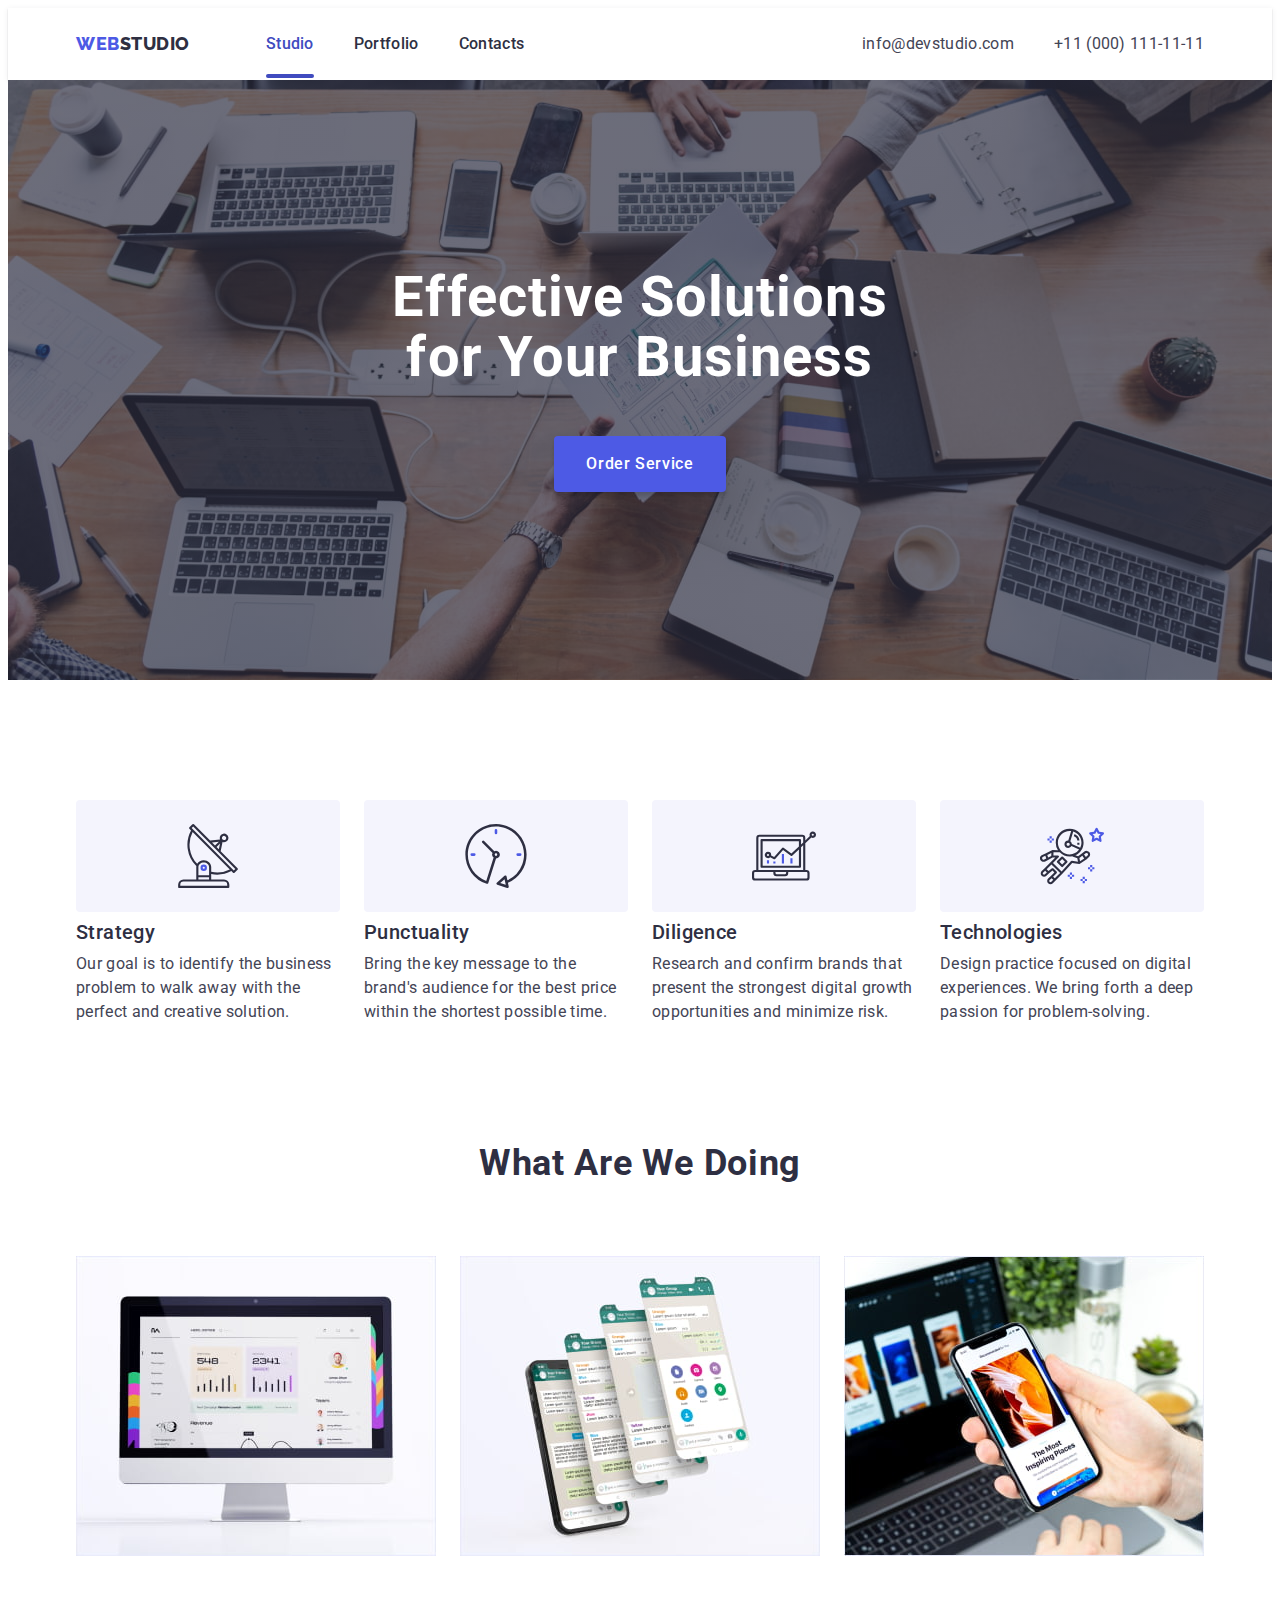
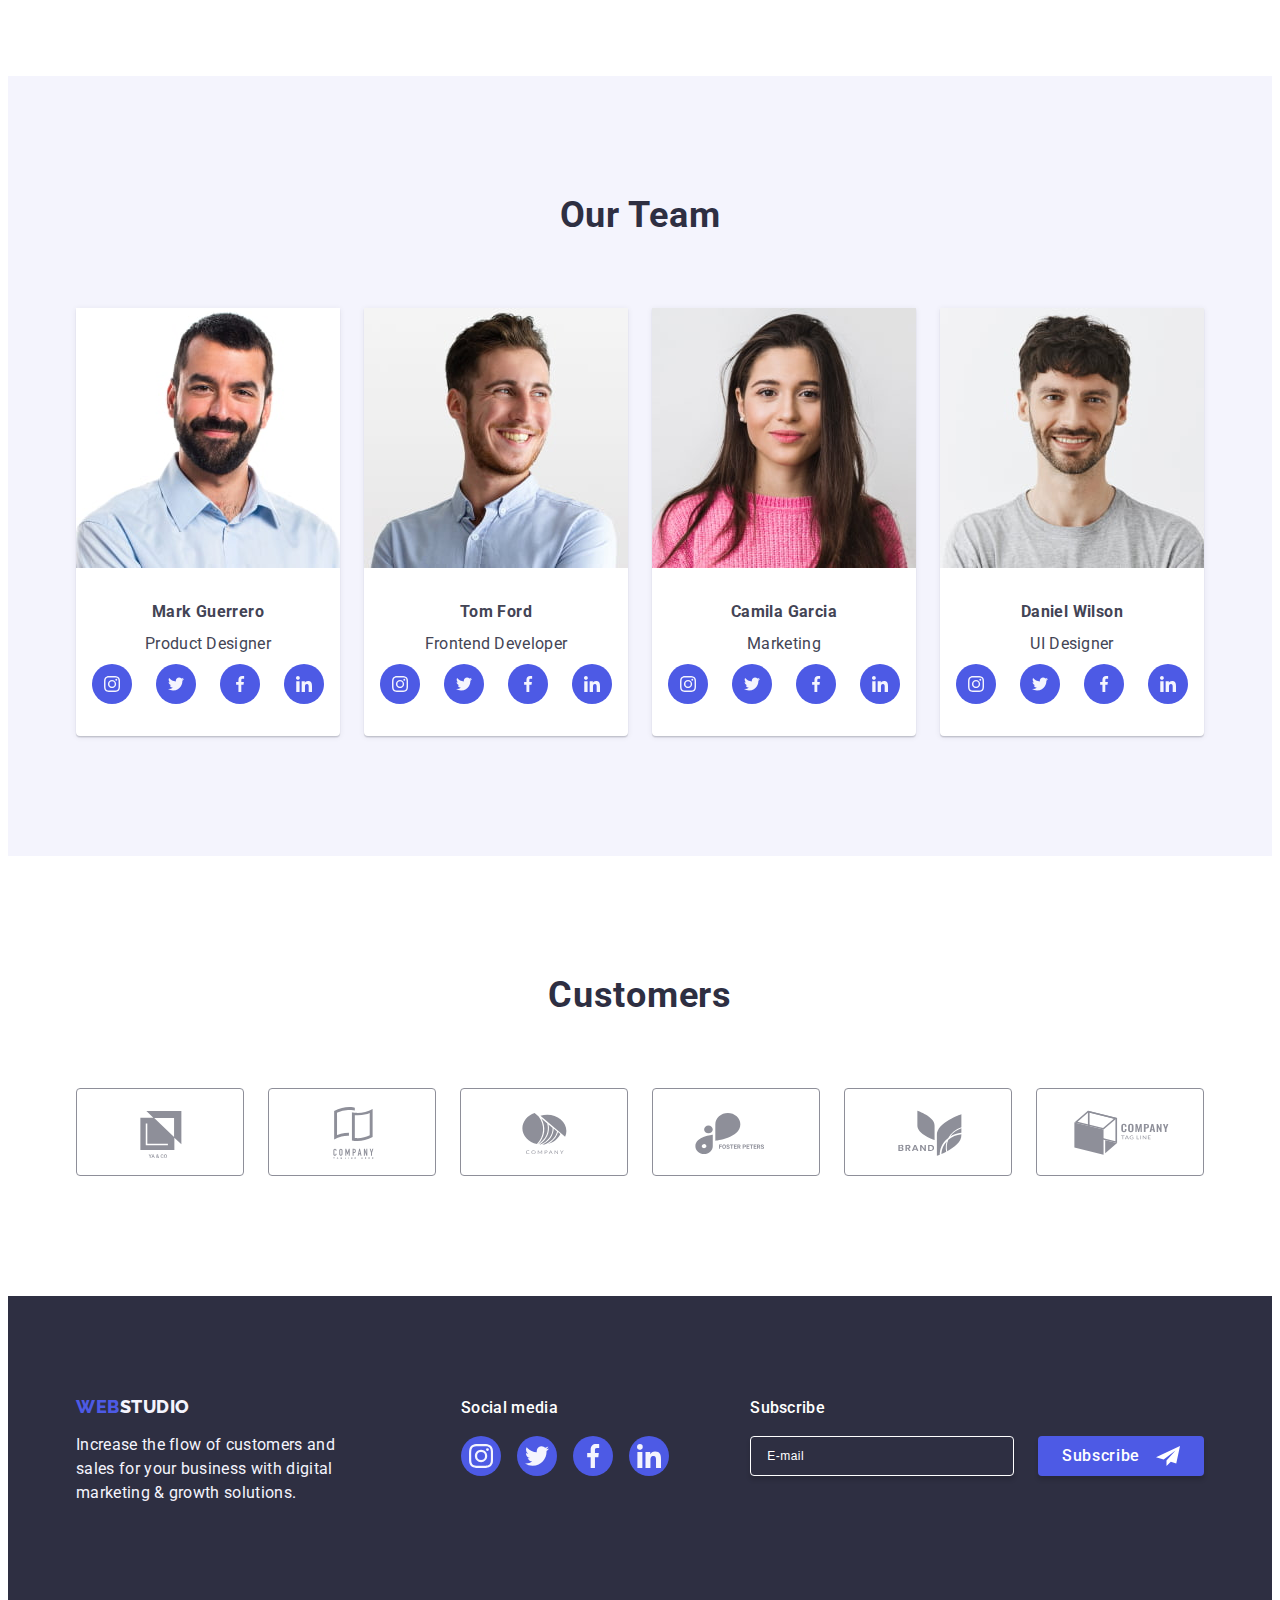
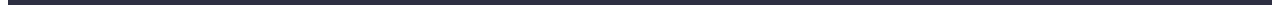
<file: index.html>
<!DOCTYPE html>
<html lang="en">
  <head>
    <meta charset="UTF-8" />
    <meta name="viewport" content="width=device-width, initial-scale=1.0" />
    <title>WebStudio</title>
    <link
      rel="stylesheet"
      href="https://cdnjs.cloudflare.com/ajax/libs/modern-normalize/2.0.0/modern-normalize.min.css"
      integrity="sha512-4xo8blKMVCiXpTaLzQSLSw3KFOVPWhm/TRtuPVc4WG6kUgjH6J03IBuG7JZPkcWMxJ5huwaBpOpnwYElP/m6wg=="
      crossorigin="anonymous"
      referrerpolicy="no-referrer"
    />
    <link rel="stylesheet" href="./css/styles.css" />
    <link rel="preconnect" href="https://fonts.googleapis.com" />
    <link rel="preconnect" href="https://fonts.gstatic.com" crossorigin />
    <link
      href="https://fonts.googleapis.com/css2?family=Raleway:wght@800&family=Roboto:wght@400;500;700;900&display=swap"
      rel="stylesheet"
    />
  </head>

  <body>
    <header class="header">
      <div class="header-container container">
        <nav class="header-nav">
          <a href="./index.html" class="logo link"
            >Web<span class="accent-dark">Studio</span></a
          >
          <ul class="nav-list list">
            <li>
              <a
                href="./index.html"
                class="nav-link current link"
                target="_self"
                >Studio</a
              >
            </li>
            <li>
              <a href="./portfolio.html" class="nav-link link" target="_self"
                >Portfolio</a
              >
            </li>
            <li>
              <a href="" class="nav-link link" target="_self">Contacts</a>
            </li>
          </ul>
        </nav>
        <address class="address">
          <ul class="address-list list">
            <li>
              <a href="mailto:info@devstudio.com" class="address-link link"
                >info@devstudio.com</a
              >
            </li>
            <li>
              <a href="tel:+110001111111" class="address-link link"
                >+11 (000) 111-11-11</a
              >
            </li>
          </ul>
        </address>
      </div>
    </header>

    <main>
      <!-- hero section-->
      <section class="section hero-sect">
        <div class="container hero-container">
          <h1 class="title">Effective Solutions for Your Business</h1>
          <button type="button" class="order-btn" data-modal-open>
            Order Service
          </button>
        </div>
      </section>

      <!-- benefits section -->
      <section class="benefits section">
        <div class="container">
          <h2 class="visually-hidden">Benefits</h2>
          <ul class="list benefits-list">
            <li class="benefits-list-item">
              <div class="icon-container">
                <svg class="benefits-icon" width="64" height="64">
                  <use href="./images/icons.svg#icon-antenna"></use>
                </svg>
              </div>
              <h3 class="third-title">Strategy</h3>
              <p class="text">
                Our goal is to identify the business problem to walk away with
                the perfect and creative solution.
              </p>
            </li>
            <li class="benefits-list-item">
              <div class="icon-container">
                <svg class="benefits-icon" width="64" height="64">
                  <use href="./images/icons.svg#icon-clock"></use>
                </svg>
              </div>
              <h3 class="third-title">Punctuality</h3>
              <p class="text">
                Bring the key message to the brand's audience for the best price
                within the shortest possible time.
              </p>
            </li>
            <li class="benefits-list-item">
              <div class="icon-container">
                <svg class="benefits-icon" width="64" height="64">
                  <use href="./images/icons.svg#icon-diagram"></use>
                </svg>
              </div>
              <h3 class="third-title">Diligence</h3>
              <p class="text">
                Research and confirm brands that present the strongest digital
                growth opportunities and minimize risk.
              </p>
            </li>
            <li class="benefits-list-item">
              <div class="icon-container">
                <svg class="benefits-icon" width="64" height="64">
                  <use href="./images/icons.svg#icon-astronaut"></use>
                </svg>
              </div>
              <h3 class="third-title">Technologies</h3>
              <p class="text">
                Design practice focused on digital experiences. We bring forth a
                deep passion for problem-solving.
              </p>
            </li>
          </ul>
        </div>
      </section>

      <!-- fitches section -->
      <section class="section fitches-section">
        <div class="container">
          <h2 class="second-title">What are we doing</h2>
          <ul class="list card-set">
            <li class="card-set-item">
              <img
                src="./images/img/img1.jpg"
                alt="Statistics"
                width="360"
                height="300"
              />
            </li>
            <li class="card-set-item">
              <img
                src="./images/img/img2.jpg"
                alt="Social Media"
                width="360"
                height="300"
              />
            </li>
            <li class="card-set-item">
              <img
                src="./images/img/img3.jpg"
                alt="Technologies"
                width="360"
                height="300"
              />
            </li>
          </ul>
        </div>
      </section>

      <!-- team section -->
      <section class="team">
        <div class="container">
          <h2 class="second-title">Our Team</h2>
          <ul class="list card-set team-list">
            <li class="team-card card-set-team">
              <img
                src="./images/img/team1.jpg"
                alt="Mark Guerrero"
                width="264"
                height="260"
              />
              <div class="card-label">
                <h3 class="team-title">Mark Guerrero</h3>
                <p class="team-text">Product Designer</p>
                <ul class="team-social-list">
                  <li class="team-social-item">
                    <a href="" class="team-social-link">
                      <svg class="social-icon" width="16" height="16">
                        <use href="./images/icons.svg#icon-instagram"></use>
                      </svg>
                    </a>
                  </li>
                  <li class="team-social-item">
                    <a href="" class="team-social-link">
                      <svg class="social-icon" width="16" height="16">
                        <use href="./images/icons.svg#icon-twitter"></use>
                      </svg>
                    </a>
                  </li>
                  <li class="team-social-item">
                    <a href="" class="team-social-link">
                      <svg class="social-icon" width="16" height="16">
                        <use href="./images/icons.svg#icon-facebook"></use>
                      </svg>
                    </a>
                  </li>
                  <li class="team-social-item">
                    <a href="" class="team-social-link">
                      <svg class="social-icon" width="16" height="16">
                        <use href="./images/icons.svg#icon-linkedin"></use>
                      </svg>
                    </a>
                  </li>
                </ul>
              </div>
            </li>
            <li class="team-card card-set-team">
              <img
                src="./images/img/team2.jpg"
                alt="Tom Ford"
                width="264"
                height="260"
              />
              <div class="card-label">
                <h3 class="team-title">Tom Ford</h3>
                <p class="team-text">Frontend Developer</p>

                <ul class="team-social-list">
                  <li class="team-social-item">
                    <a href="" class="team-social-link">
                      <svg class="social-icon" width="16" height="16">
                        <use href="./images/icons.svg#icon-instagram"></use>
                      </svg>
                    </a>
                  </li>
                  <li class="team-social-item">
                    <a href="" class="team-social-link">
                      <svg class="social-icon" width="16" height="16">
                        <use href="./images/icons.svg#icon-twitter"></use>
                      </svg>
                    </a>
                  </li>
                  <li class="team-social-item">
                    <a href="" class="team-social-link">
                      <svg class="social-icon" width="16" height="16">
                        <use href="./images/icons.svg#icon-facebook"></use>
                      </svg>
                    </a>
                  </li>
                  <li class="team-social-item">
                    <a href="" class="team-social-link">
                      <svg class="social-icon" width="16" height="16">
                        <use href="./images/icons.svg#icon-linkedin"></use>
                      </svg>
                    </a>
                  </li>
                </ul>
              </div>
            </li>
            <li class="team-card card-set-team">
              <img
                src="./images/img/team3.jpg"
                alt="Camila Garcia"
                width="264"
                height="260"
              />
              <div class="card-label">
                <h3 class="team-title">Camila Garcia</h3>
                <p class="team-text">Marketing</p>

                <ul class="team-social-list">
                  <li class="team-social-item">
                    <a href="" class="team-social-link">
                      <svg class="social-icon" width="16" height="16">
                        <use href="./images/icons.svg#icon-instagram"></use>
                      </svg>
                    </a>
                  </li>
                  <li class="team-social-item">
                    <a href="" class="team-social-link">
                      <svg class="social-icon" width="16" height="16">
                        <use href="./images/icons.svg#icon-twitter"></use>
                      </svg>
                    </a>
                  </li>
                  <li class="team-social-item">
                    <a href="" class="team-social-link">
                      <svg class="social-icon" width="16" height="16">
                        <use href="./images/icons.svg#icon-facebook"></use>
                      </svg>
                    </a>
                  </li>
                  <li class="team-social-item">
                    <a href="" class="team-social-link">
                      <svg class="social-icon" width="16" height="16">
                        <use href="./images/icons.svg#icon-linkedin"></use>
                      </svg>
                    </a>
                  </li>
                </ul>
              </div>
            </li>
            <li class="team-card card-set-team">
              <img
                src="./images/img/team4.jpg"
                alt="Daniel Wilson"
                width="264"
                height="260"
              />
              <div class="card-label">
                <h3 class="team-title">Daniel Wilson</h3>
                <p class="team-text">UI Designer</p>

                <ul class="team-social-list">
                  <li class="team-social-item">
                    <a href="" class="team-social-link">
                      <svg class="social-icon" width="16" height="16">
                        <use href="./images/icons.svg#icon-instagram"></use>
                      </svg>
                    </a>
                  </li>
                  <li class="team-social-item">
                    <a href="" class="team-social-link">
                      <svg class="social-icon" width="16" height="16">
                        <use href="./images/icons.svg#icon-twitter"></use>
                      </svg>
                    </a>
                  </li>
                  <li class="team-social-item">
                    <a href="" class="team-social-link">
                      <svg class="social-icon" width="16" height="16">
                        <use href="./images/icons.svg#icon-facebook"></use>
                      </svg>
                    </a>
                  </li>
                  <li class="team-social-item">
                    <a href="" class="team-social-link">
                      <svg class="social-icon" width="16" height="16">
                        <use href="./images/icons.svg#icon-linkedin"></use>
                      </svg>
                    </a>
                  </li>
                </ul>
              </div>
            </li>
          </ul>
        </div>
      </section>

      <!-- customers section -->
      <section class="section cust-sect">
        <div class="container">
          <h2 class="cust-title">Customers</h2>
          <ul class="list cust-list">
            <li class="cust-item">
              <a href="" class="link cust-link">
                <svg class="cust-icon" width="104" height="56">
                  <use href="./images/icons.svg#icon-cust1"></use>
                </svg>
              </a>
            </li>
            <li class="cust-item">
              <a href="" class="link cust-link">
                <svg class="cust-icon" width="104" height="56">
                  <use href="./images/icons.svg#icon-cust2"></use>
                </svg>
              </a>
            </li>
            <li class="cust-item">
              <a href="" class="link cust-link">
                <svg class="cust-icon" width="104" height="56">
                  <use href="./images/icons.svg#icon-cust3"></use>
                </svg>
              </a>
            </li>
            <li class="cust-item">
              <a href="" class="link cust-link">
                <svg class="cust-icon" width="104" height="56">
                  <use href="./images/icons.svg#icon-cust4"></use>
                </svg>
              </a>
            </li>
            <li class="cust-item">
              <a href="" class="link cust-link">
                <svg class="cust-icon" width="104" height="56">
                  <use href="./images/icons.svg#icon-cust5"></use>
                </svg>
              </a>
            </li>
            <li class="cust-item">
              <a href="" class="link cust-link">
                <svg class="cust-icon" width="104" height="56">
                  <use href="./images/icons.svg#icon-cust6"></use>
                </svg>
              </a>
            </li>
          </ul>
        </div>
      </section>
    </main>

    <footer class="footer">
      <div class="footer-container container">
        <div class="footer-logo-container">
          <a href="./index.html" class="logo link foot-logo"
            >Web<span class="accent-ligth">Studio</span></a
          >
          <p class="footer-text">
            Increase the flow of customers and sales for your business with
            digital marketing & growth solutions.
          </p>
        </div>

        <div class="footer-socials">
          <p class="footer-title">Social media</p>
          <ul class="foot-social-list">
            <li class="foot-social-item">
              <a href="" class="foot-social-link">
                <svg class="social-icon" width="24" height="24">
                  <use href="./images/icons.svg#icon-instagram"></use>
                </svg>
              </a>
            </li>
            <li class="foot-social-item">
              <a href="" class="foot-social-link">
                <svg class="social-icon" width="24" height="24">
                  <use href="./images/icons.svg#icon-twitter"></use>
                </svg>
              </a>
            </li>
            <li class="foot-social-item">
              <a href="" class="foot-social-link">
                <svg class="social-icon" width="24" height="24">
                  <use href="./images/icons.svg#icon-facebook"></use>
                </svg>
              </a>
            </li>
            <li class="foot-social-item">
              <a href="" class="foot-social-link">
                <svg class="social-icon" width="24" height="24">
                  <use href="./images/icons.svg#icon-linkedin"></use>
                </svg>
              </a>
            </li>
          </ul>
        </div>

        <div class="footer-subscribe">
          <p class="footer-title">Subscribe</p>
          <form class="footer-form" name="subscribe-form">
            <label class="footer-form-label"
              ><input
                class="footer-form-input"
                type="email"
                name="subscribe-email"
                placeholder="E-mail"
            /></label>
            <button class="subscribe-btn" type="submit">
              Subscribe
              <svg class="footer-btn-icon" width="24" height="24">
                <use href="./images/icons.svg#icon-send"></use>
              </svg>
            </button>
          </form>
        </div>
      </div>
    </footer>

    <!-- modal window -->
    <div class="backdrop is-hidden" data-modal>
      <div class="modal">
        <button class="modal-btn" type="button" data-modal-close>
          <svg class="modal-btn-icon" width="8" height="8">
            <use href="./images/icons.svg#icon-close-btn"></use>
          </svg>
        </button>

        <p class="modal-caption">
          Leave your contacts and we will call you back
        </p>

        <form class="modal-form" name="order-form" novalidate autocomplete="on">
          <div class="modal-form-item">
            <label class="modal-form-label" for="user-name">Name</label>
            <div class="modal-form-field">
              <input
                class="modal-form-input"
                type="text"
                name="user-name"
                id="user-name"
                required
              />
              <svg class="modal-form-icon" width="18" height="24">
                <use href="./images/icons.svg#icon-name"></use>
              </svg>
            </div>
          </div>

          <div class="modal-form-item">
            <label class="modal-form-label" for="user-tel">Phone</label>
            <div class="modal-form-field">
              <input
                class="modal-form-input"
                type="tel"
                name="user-tel"
                id="user-tel"
              />
              <svg class="modal-form-icon" width="18" height="24">
                <use href="./images/icons.svg#icon-phone"></use>
              </svg>
            </div>
          </div>

          <div class="modal-form-item">
            <label class="modal-form-label" for="user-email">Email</label>
            <div class="modal-form-field">
              <input
                class="modal-form-input"
                type="email"
                name="user-email"
                id="user-email"
                required
              />
              <svg class="modal-form-icon" width="18" height="24">
                <use href="./images/icons.svg#icon-email"></use>
              </svg>
            </div>
          </div>

          <div class="modal-comment-item">
            <label class="modal-form-label" for="user-comment">Comment</label>
            <textarea
              class="modal-form-comment"
              name="user-comment"
              id="user-comment"
              rows="6"
              placeholder="Text input"
              required
            ></textarea>
          </div>

          <div class="modal-checkbox-item">
            <input
              class="visually-hidden checkbox"
              type="checkbox"
              name="user-privacy"
              id="user-privacy"
              value="true"
            />
            <label class="modal-form-agreement" for="user-privacy">
              <span class="agreement-checkbox">
                <svg class="agreement-checkbox-icon" width="10" height="8">
                  <use href="./images/icons.svg#icon-accept"></use>
                </svg> </span
              >I accept the terms and conditions of the
              <a
                class="modal-form-link"
                href=""
                target="_blank"
                rel="noopener no-referrer"
                >Privacy Policy</a
              >
            </label>
          </div>

          <button type="submit" class="modal-form-btn order-btn">Send</button>
        </form>
      </div>
    </div>
    <script src="./js/modal.js"></script>
  </body>
</html>
</file>
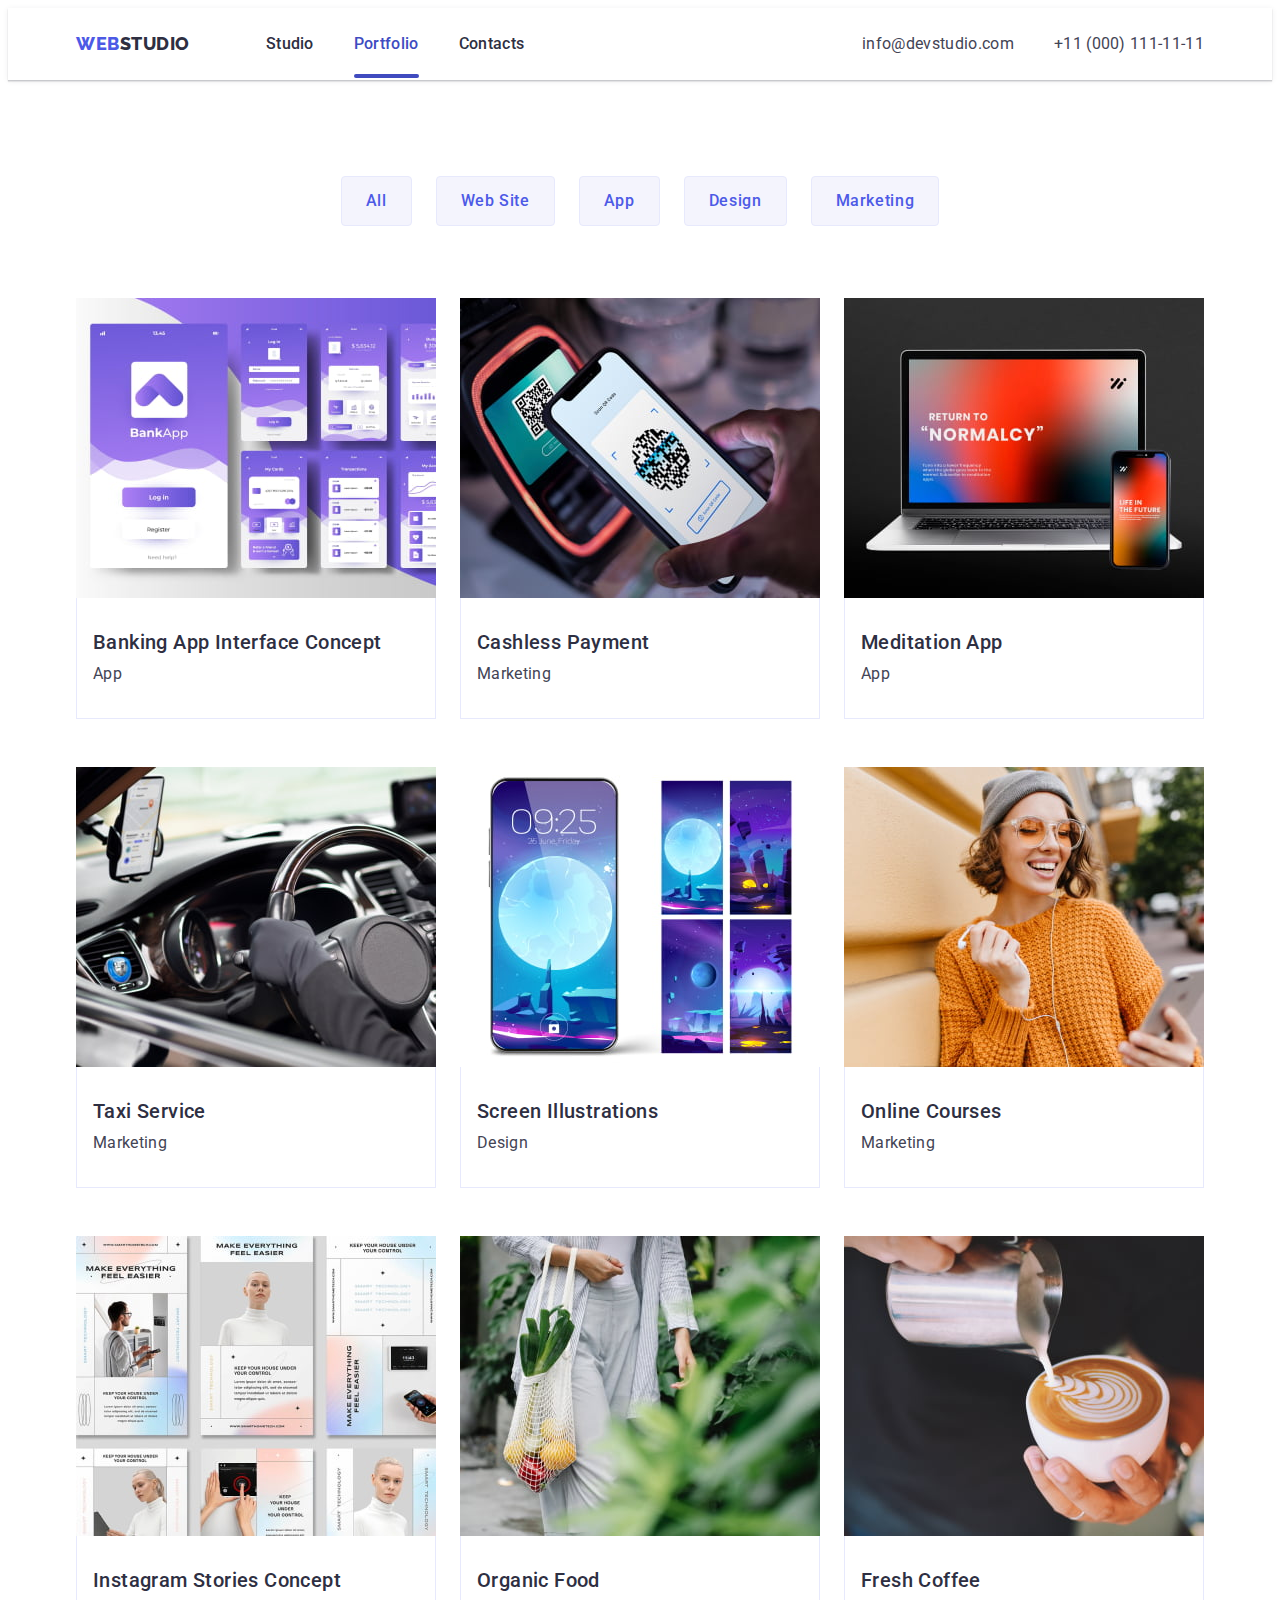
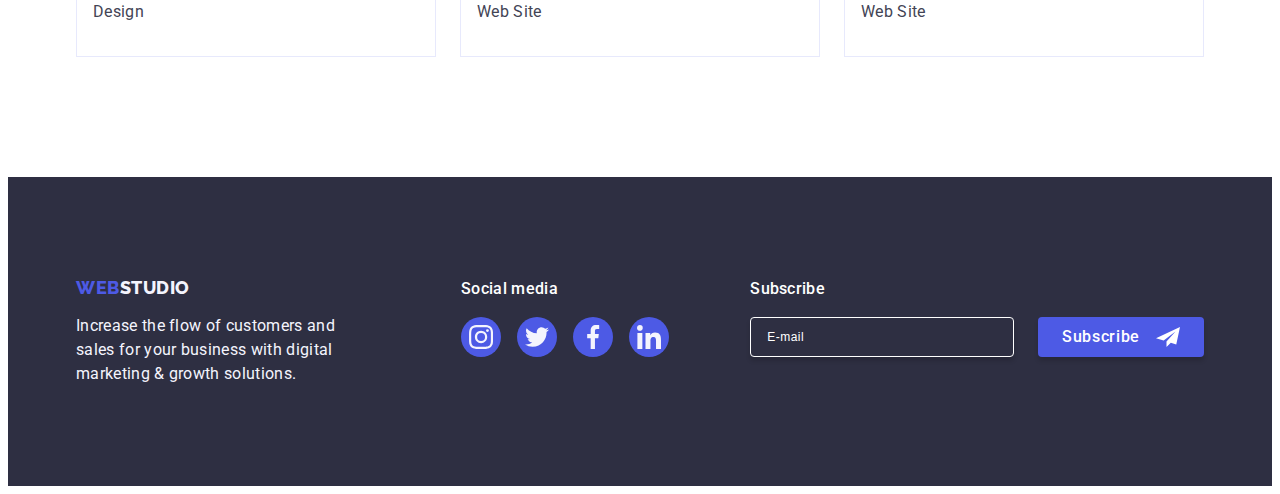
<file: portfolio.html>
<!DOCTYPE html>
<html lang="en">
  <head>
    <meta charset="UTF-8" />
    <meta name="viewport" content="width=device-width, initial-scale=1.0" />
    <title>Portfolio</title>
    <link
      rel="stylesheet"
      href="https://cdnjs.cloudflare.com/ajax/libs/modern-normalize/2.0.0/modern-normalize.min.css"
      integrity="sha512-4xo8blKMVCiXpTaLzQSLSw3KFOVPWhm/TRtuPVc4WG6kUgjH6J03IBuG7JZPkcWMxJ5huwaBpOpnwYElP/m6wg=="
      crossorigin="anonymous"
      referrerpolicy="no-referrer"
    />
    <link rel="stylesheet" href="./css/styles.css" />
    <link rel="preconnect" href="https://fonts.googleapis.com" />
    <link rel="preconnect" href="https://fonts.gstatic.com" crossorigin />
    <link
      href="https://fonts.googleapis.com/css2?family=Raleway:wght@800&family=Roboto:wght@400;500;700;900&display=swap"
      rel="stylesheet"
    />
  </head>

  <body>
    <header class="header">
      <div class="header-container container">
        <nav class="header-nav">
          <a href="./index.html" class="logo link"
            >Web<span class="accent-dark">Studio</span></a
          >
          <ul class="nav-list list">
            <li>
              <a href="./index.html" class="nav-link link" target="_self"
                >Studio</a
              >
            </li>
            <li>
              <a
                href="./portfolio.html"
                class="nav-link current link"
                target="_self"
                >Portfolio</a
              >
            </li>
            <li>
              <a href="" class="nav-link link" target="_self">Contacts</a>
            </li>
          </ul>
        </nav>
        <address class="address">
          <ul class="address-list list">
            <li>
              <a href="mailto:info@devstudio.com" class="address-link link"
                >info@devstudio.com</a
              >
            </li>
            <li>
              <a href="tel:+110001111111" class="address-link link"
                >+11 (000) 111-11-11</a
              >
            </li>
          </ul>
        </address>
      </div>
    </header>

    <main>
      <!-- filters section -->
      <section class="section filter-sect">
        <div class="container">
          <h1 class="visually-hidden">Filters</h1>
          <ul class="filter-list list">
            <li class="filter-item">
              <button type="button" class="filter-btn">All</button>
            </li>
            <li class="filter-item">
              <button type="button" class="filter-btn">Web Site</button>
            </li>
            <li class="filter-item">
              <button type="button" class="filter-btn">App</button>
            </li>
            <li class="filter-item">
              <button type="button" class="filter-btn">Design</button>
            </li>
            <li class="filter-item">
              <button type="button" class="filter-btn">Marketing</button>
            </li>
          </ul>

          <ul class="list card-set card-list">
            <li class="serv-card">
              <a href="" target="_self" class="link serv-link">
                <div class="serv-box">
                  <img
                    class="serv-img"
                    src="./images/img/card1.jpg"
                    alt="Banking App Interface Concept"
                    width="360"
                  />
                  <p class="overlay-text">
                    14 Stylish and User-Friendly App Design Concepts · Task
                    Manager App · Calorie Tracker App · Exotic Fruit Ecommerce
                    App · Cloud Storage App
                  </p>
                </div>
                <div class="card-label-port">
                  <h2 class="title-port">Banking App Interface Concept</h2>
                  <p class="text-port">App</p>
                </div></a
              >
            </li>

            <li class="serv-card">
              <a href="" target="_self" class="link serv-link">
                <div class="serv-box">
                  <img
                    src="./images/img/card2.jpg"
                    alt="Cashless Payment Marketing"
                    width="360"
                  />

                  <p class="overlay-text">
                    14 Stylish and User-Friendly App Design Concepts · Task
                    Manager App · Calorie Tracker App · Exotic Fruit Ecommerce
                    App · Cloud Storage App
                  </p>
                </div>
                <div class="card-label-port">
                  <h2 class="title-port">Cashless Payment</h2>
                  <p class="text-port">Marketing</p>
                </div></a
              >
            </li>

            <li class="serv-card">
              <a href="" target="_self" class="link serv-link">
                <div class="serv-box">
                  <img
                    src="./images/img/card3.jpg"
                    alt="Meditation App"
                    width="360"
                  />

                  <p class="overlay-text">
                    14 Stylish and User-Friendly App Design Concepts · Task
                    Manager App · Calorie Tracker App · Exotic Fruit Ecommerce
                    App · Cloud Storage App
                  </p>
                </div>
                <div class="card-label-port">
                  <h2 class="title-port">Meditation App</h2>
                  <p class="text-port">App</p>
                </div></a
              >
            </li>

            <li class="serv-card">
              <a href="" target="_self" class="link serv-link">
                <div class="serv-box">
                  <img
                    src="./images/img/card4.jpg"
                    alt="Taxi Service Marketing"
                    width="360"
                  />

                  <p class="overlay-text">
                    14 Stylish and User-Friendly App Design Concepts · Task
                    Manager App · Calorie Tracker App · Exotic Fruit Ecommerce
                    App · Cloud Storage App
                  </p>
                </div>
                <div class="card-label-port">
                  <h2 class="title-port">Taxi Service</h2>
                  <p class="text-port">Marketing</p>
                </div></a
              >
            </li>

            <li class="serv-card">
              <a href="" target="_self" class="link serv-link">
                <div class="serv-box">
                  <img
                    src="./images/img/card5.jpg"
                    alt="Screen Illustrations Design"
                    width="360"
                  />

                  <p class="overlay-text">
                    14 Stylish and User-Friendly App Design Concepts · Task
                    Manager App · Calorie Tracker App · Exotic Fruit Ecommerce
                    App · Cloud Storage App
                  </p>
                </div>
                <div class="card-label-port">
                  <h2 class="title-port">Screen Illustrations</h2>
                  <p class="text-port">Design</p>
                </div></a
              >
            </li>

            <li class="serv-card">
              <a href="" target="_self" class="link serv-link">
                <div class="serv-box">
                  <img
                    src="./images/img/card6.jpg"
                    alt="Online Courses Marketing"
                    width="360"
                  />

                  <p class="overlay-text">
                    14 Stylish and User-Friendly App Design Concepts · Task
                    Manager App · Calorie Tracker App · Exotic Fruit Ecommerce
                    App · Cloud Storage App
                  </p>
                </div>
                <div class="card-label-port">
                  <h2 class="title-port">Online Courses</h2>
                  <p class="text-port">Marketing</p>
                </div></a
              >
            </li>

            <li class="serv-card">
              <a href="" target="_self" class="link serv-link">
                <div class="serv-box">
                  <img
                    src="./images/img/card7.jpg"
                    alt="Instagram Stories Concept Design"
                    width="360"
                  />

                  <p class="overlay-text">
                    14 Stylish and User-Friendly App Design Concepts · Task
                    Manager App · Calorie Tracker App · Exotic Fruit Ecommerce
                    App · Cloud Storage App
                  </p>
                </div>
                <div class="card-label-port">
                  <h2 class="title-port">Instagram Stories Concept</h2>
                  <p class="text-port">Design</p>
                </div></a
              >
            </li>

            <li class="serv-card">
              <a href="" target="_self" class="link serv-link">
                <div class="serv-box">
                  <img
                    src="./images/img/card8.jpg"
                    alt="Organic Food's Web Site"
                    width="360"
                  />

                  <p class="overlay-text">
                    14 Stylish and User-Friendly App Design Concepts · Task
                    Manager App · Calorie Tracker App · Exotic Fruit Ecommerce
                    App · Cloud Storage App
                  </p>
                </div>
                <div class="card-label-port">
                  <h2 class="title-port">Organic Food</h2>
                  <p class="text-port">Web Site</p>
                </div></a
              >
            </li>

            <li class="serv-card">
              <a href="" target="_self" class="link serv-link">
                <div class="serv-box">
                  <img
                    src="./images/img/card9.jpg"
                    alt="Fresh Coffee's Web Site"
                    width="360"
                  />

                  <p class="overlay-text">
                    14 Stylish and User-Friendly App Design Concepts · Task
                    Manager App · Calorie Tracker App · Exotic Fruit Ecommerce
                    App · Cloud Storage App
                  </p>
                </div>
                <div class="card-label-port">
                  <h2 class="title-port">Fresh Coffee</h2>
                  <p class="text-port">Web Site</p>
                </div></a
              >
            </li>
          </ul>
        </div>
      </section>
    </main>

    <footer class="footer">
      <div class="footer-container container">
        <div class="footer-logo-container">
          <a href="./index.html" class="logo link foot-logo"
            >Web<span class="accent-ligth">Studio</span></a
          >
          <p class="footer-text">
            Increase the flow of customers and sales for your business with
            digital marketing & growth solutions.
          </p>
        </div>

        <div class="footer-socials">
          <p class="footer-title">Social media</p>
          <ul class="foot-social-list">
            <li class="foot-social-item">
              <a href="" class="foot-social-link">
                <svg class="social-icon" width="24" height="24">
                  <use href="./images/icons.svg#icon-instagram"></use>
                </svg>
              </a>
            </li>
            <li class="foot-social-item">
              <a href="" class="foot-social-link">
                <svg class="social-icon" width="24" height="24">
                  <use href="./images/icons.svg#icon-twitter"></use>
                </svg>
              </a>
            </li>
            <li class="foot-social-item">
              <a href="" class="foot-social-link">
                <svg class="social-icon" width="24" height="24">
                  <use href="./images/icons.svg#icon-facebook"></use>
                </svg>
              </a>
            </li>
            <li class="foot-social-item">
              <a href="" class="foot-social-link">
                <svg class="social-icon" width="24" height="24">
                  <use href="./images/icons.svg#icon-linkedin"></use>
                </svg>
              </a>
            </li>
          </ul>
        </div>

        <div class="footer-subscribe">
          <p class="footer-title">Subscribe</p>
          <form class="footer-form" name="subscribe-form">
            <label class="footer-form-label"
              ><input
                class="footer-form-input"
                type="email"
                name="subscribe-email"
                placeholder="E-mail"
            /></label>
            <button class="subscribe-btn" type="submit">
              Subscribe
              <svg class="footer-btn-icon" width="24" height="24">
                <use href="./images/icons.svg#icon-send"></use>
              </svg>
            </button>
          </form>
        </div>
      </div>
    </footer>
  </body>
</html>
</file>
<file: css/styles.css>
/**
  |============================
  | Base styles
  |============================
*/
*,
*::before,
*::after {
    box-sizing: border-box;
}
:root {
    --iris: #4D5AE5;
    --ocean: #404BBF;
    --navyblue: #2e2f42;
    --slate: #434455;
    --white: #FFFFFF;
    --cloud: #F4F4FD;
    --cornflover: #E7E9FC;
    --grey: #2e2f42;
    --light-slate: #8E8F99;
    --green: #31D0AA;

    --indent: 24px;
    --items: 3;
    --animation: 250ms cubic-bezier(0.4, 0, 0.2, 1);
}
body {
    font-family: "Roboto", sans-serif;
    font-style: normal;
    font-weight: 400;
    color: var(--slate);
    background-color: var(--white);
}
h1,h2,h3,h4,h5,h6,p {
    margin: 0;
}
.visually-hidden {
    position: absolute;
    width: 1px;
    height: 1px;
    margin: -1px;
    border: 0;
    padding: 0;
    white-space: nowrap;
    clip-path: inset(100%);
    clip: rect(0 0 0 0);
    overflow: hidden;
}
.link {
    text-decoration: none;
}
ol,
ul {
    list-style-type: none;
}
.list {
    list-style: none;
    margin: 0;
    padding: 0;
}
button {
    font-family: inherit;
    cursor: pointer;
}
img {
    display: block;
    max-width: 100%;
    height: auto;
}
.section {
    padding-top: 60px;
    padding-bottom: 60px;

}
.container {
    max-width: 1158px;
    padding-left: 15px;
    padding-right: 15px;
    margin-left: auto;
    margin-right: auto;
}
/**
  |============================
  | Header styles
  |============================
*/
.header {
    background-color: inherit;
    box-shadow: 0px 2px 1px rgba(46, 47, 66, 0.08),
        0px 1px 1px rgba(46, 47, 66, 0.16),
        0px 1px 6px rgba(46, 47, 66, 0.08);
}
.logo {
    font-family: "Raleway", sans-serif;
    font-weight: 800;
    font-size: 18px;
    line-height: 1.17;
    letter-spacing: 0.03em;
    text-transform: uppercase;
    color: var(--iris);

    margin-right: 76px;
}
.accent-dark {
    color: var(--navyblue);
}
.header-container {
    display: flex;
    justify-content: space-between;
}
.header-nav {
    display: flex;
    align-items: center;
}
.nav-list {
    display: flex;
    gap: 40px;
    align-items: center;
    padding-top: 24px;
    padding-bottom: 24px;
}
.nav-link {
    position: relative;

    color: var(--navyblue);
    font-weight: 500;
    font-size: 16px;
    line-height: 1.5;
    letter-spacing: 0.02em;

    padding-top: 24px;
    padding-bottom: 24px;

    transition: color var(--animation);
}
.nav-link::after {
    content: "";
    display: block;
    position: absolute;
    left: 0;
    bottom: -1px;
    width: 100%;
    height: 4px;
    border-radius: 2px;
}
.nav-link.current::after {
    background-color: var(--ocean);
}
.nav-link.current {
    color: var(--ocean);
}
.nav-link:hover,
.nav-link:active {
    color: var(--ocean);
}
.nav-link:focus {
    color: var(--ocean);
}
.address {
    font-style: normal;
    display: flex;
}
.address-list {
    display: flex;
    gap: 40px;
    align-items: center;
}
.address-link {
    font-size: 16px;
    line-height: 1.5;
    letter-spacing: 0.02em;
    color: var(--slate);

    transition: color var(--animation);
}
.address-link:hover,
.address-link:active {
    color: var(--ocean);
}
.address-link:focus {
    color: var(--ocean);
}
/**
  |============================
  | Hero styles
  |============================
*/
.hero-sect {
    max-width: 1440px;
    padding: 188px 0;
    background-color: var(--navyblue);
    background-image: linear-gradient(rgba(46, 47, 66, 0.7), rgba(46, 47, 66, 0.7)), url(../images/img/hero-bg.jpg);
    background-repeat: no-repeat;
    background-position: center;
    background-size: cover;
    margin: 0 auto;
}
.title {
    font-size: 56px;
    line-height: 1.07;
    text-align: center;
    letter-spacing: 0.02em;
    color: var(--white);

    display: block;
    margin: 0 auto;
    max-width: 496px;
    margin-bottom: 48px;
}
.order-btn {
    background-color: var(--iris);
    font-family: "Roboto", sans-serif;
    font-weight: 500;
    font-size: 16px;
    line-height: 1.5;
    letter-spacing: 0.04em;
    color: var(--white);
    cursor: pointer;

    display: block;
    min-width: 169px;
    margin: 0 auto;
    border-radius: 4px;
    border: none;
    box-shadow: 0px 4px 4px 0px rgba(0, 0, 0, 0.15);
    padding: 16px 32px;

    transition: background-color var(--animation);
}
.order-btn:hover,
.order-btn:active {
    background-color: var(--ocean);
}
.order-btn:focus {
    background-color: var(--ocean);
}
.list {
    list-style: none;
}
/**
  |============================
  | Benefits styles
  |============================
*/
.benefits {
    padding: 120px 0;
}
.benefits-list {
    display: flex;
    gap: 24px;
}
.benefits-list-item {
    flex-basis: calc((100% - 72px) / 4);
}
.icon-container {
    display: flex;
    align-items: center;
    justify-content: center;
    border-radius: 4px;
    background-color: var(--cloud);
    width: 264px;
    height: 112px;
    margin-bottom: 8px;
}
.third-title {
    font-weight: 500;
    font-size: 20px;
    line-height: 1.2;
    letter-spacing: 0.4px;
    color: var(--navyblue);
    margin-bottom: 8px;
}
.text {
    font-size: 16px;
    line-height: 1.5;
    letter-spacing: 0.02em;
    color: var(--slate);
    text-align: start;
}
/**
  |============================
  | Fitches styles
  |============================
*/
.fitches-section {
    padding-top: 0;
    padding-bottom: 120px;
}
.second-title {
    font-size: 36px;
    line-height: 1.11;
    letter-spacing: 0.72px;
    text-align: center;
    color: var(--navyblue);
    text-transform: capitalize;

    margin-bottom: 72px;
}
.list {
    list-style: none;
}
.card-set {
    display: flex;
    flex-wrap: wrap;
    gap: 24px;
}
.card-set-item {
    flex-basis: calc((100% - (24px * 2)) / 3);
}
/**
  |============================
  | Team styles
  |============================
*/
.team {
    background-color: var(--cloud);
    padding: 120px 0;
}
.list {
    list-style: none;
}
.card-set-team {
    flex-basis: calc((100% - var(--indent) * 3) / 4);
}
.team-list {
    display: flex;
    gap: 24px;
}
.team-card {
    background-color: var(--white);
    border-bottom-left-radius: 4px;
    border-bottom-right-radius: 4px;
    box-shadow: 0px 2px 1px 0px rgba(46, 47, 66, 0.08), 0px 1px 1px 0px rgba(46, 47, 66, 0.16), 0px 1px 6px 0px rgba(46, 47, 66, 0.08);
}
.card-label {
    padding: 32px 0;
}
.team-title {
    font-size: 16px;
    line-height: 1.5;
    letter-spacing: 0.4px;
    color: var(--slate);
    text-align: center;
    margin-bottom: 8px;
}
.team-text {
    font-size: 16px;
    line-height: 1.5;
    letter-spacing: 0.02em;
    color: var(--slate);
    text-align: center;
    margin-bottom: 8px;
}
.team-social-list {
    display: flex;
    justify-content: center;
    gap: 24px;
    padding: 0 16px;
}
.team-social-item {
    width: 40px;
    height: 40px;

    transition: background-color var(--animation);
}
.team-social-link {
    display: flex;
    justify-content: center;
    align-items: center;

    width: 100%;
    height: 100%;

    border-radius: 50%;
    color: var(--cloud);
    background-color: var(--iris);
    padding: 8px;
    transition: background-color var(--animation);
}
.team-social-link:hover,
.team-social-link:focus {
    background-color: var(--ocean);
    color: var(--cloud);
}
.social-icon {
    fill: currentColor;
}
/**
  |============================
  | Customers styles
  |============================
*/
.cust-sect {
    display: flex;
    min-width: 1128px;
    padding-top: 120px;
    padding-bottom: 120px;
}
.cust-title {
    font-size: 36px;
    line-height: 1.11;
    letter-spacing: 0.72px;
    margin-bottom: 72px;

    text-align: center;
    color: var(--navyblue);
    text-transform: capitalize;
}
.cust-list {
    display: flex;
    min-width: 1128px;
    justify-content: center;
    align-items: center;
    gap: 24px;
}
.cust-item {
    width: calc((100% - 120px) / 6);
    height: 88px;
}
.cust-icon {
    fill: currentColor;
}
.cust-link {
    display: flex;
    align-items: center;
    justify-content: center;
    width: 100%;
    height: 100%;

    border: 1px solid var(--light-slate);
    border-radius: 4px;
    color: var(--light-slate);

    transition: color var(--animation), border-color var(--animation);
}
.cust-link:hover,
.cust-link:focus {
    color: var(--ocean);
    border-color: var(--ocean);
}
/**
  |============================
  | Footer styles
  |============================
*/
.footer {
    color: var(--cornflover);
    background-color: var(--navyblue);
    padding-top: 100px;
    padding-bottom: 100px;
}
.footer-container {
    display: flex;
    align-items: baseline;
    justify-content: space-between;
}
.accent-ligth {
    color: var(--cloud);
}
.foot-logo {
    display: inline-block;
    margin-bottom: 16px;
    margin-right: 0;
}
.footer-text {
    color: var(--cloud);
    font-size: 16px;
    line-height: 1.5;
    letter-spacing: 0.02em;
    width: 264px;
}
.footer-logo-container {
    margin-right: 120px;
}
.footer-title {
    font-family: inherit;
    font-weight: 500;
    font-size: 16px;
    line-height: 1.5;
    letter-spacing: 0.02em;
    color: var(--white);
    margin-bottom: 16px;
}
.footer-socials {
    margin-right: 80px;
}
.foot-social-list {
    display: flex;
    gap: 16px;
    padding: 0;
}
.foot-social-item {
    width: 40px;
    height: 40px;
}
.foot-social-link {
    display: flex;
    justify-content: center;
    align-items: center;

    width: 100%;
    height: 100%;

    border-radius: 50%;
    color: var(--cloud);
    background-color: var(--iris);

    transition: background-color var(--animation);
}
.foot-social-link:hover,
.foot-social-link:focus {
    background-color: var(--green);
    color: var(--cloud);
}
.social-icon {
    fill: currentColor;
}
.footer-form {
    display: flex;
    align-items: center;
    margin: 0 auto;
    gap: 24px;
}
.footer-form-input {
    width: 264px;
    height: 40px;
    padding: 8px 16px;
    padding-left: 16px;

    color: var(--white);
    font-size: 12px;
    line-height: 1.5;
    letter-spacing: 0.04em;

    outline: transparent;
    background-color: transparent;
    border-radius: 4px;
    border: 1px solid var(--white, #FFF);
    box-shadow: 0px 4px 4px 0px rgba(0, 0, 0, 0.15);

    transition: border-color var(--animation);
}
.footer-form-input::placeholder {
    color: var(--white);
}
.subscribe-btn {
    background-color: var(--iris);
    font-family: "Roboto", sans-serif;
    font-weight: 500;
    font-size: 16px;
    line-height: 1.5;
    letter-spacing: 0.04em;
    color: var(--white);
    cursor: pointer;
    
    display: inline-flex;
    align-items: center;
    justify-content: center;

    min-width: 165px;
    margin: 0 auto;
    border-radius: 4px;
    border: none;
    box-shadow: 0px 4px 4px 0px rgba(0, 0, 0, 0.15);
    padding: 8px 24px;
    
    transition: background-color var(--animation);
}
.subscribe-btn:hover,
.subscribe-btn:active {
    background-color: var(--ocean);
}

.subscribe-btn:focus {
    background-color: var(--ocean);
}
.footer-btn-icon {
    fill: var(--white);
    margin-left: 16px;
}
/**
  |============================
  | Portfolio styles
  |============================
*/
.filter-sect {
    padding-top: 96px;
    padding-bottom: 120px;
}
.filter-list {
    display: flex;
    gap: 24px;
    justify-content: center;
    margin-bottom: 72px
}
.list {
    list-style: none;
}
.filter-item {
    transition: color var(--animation), background-color var(--animation), border-color var(--animation), box-shadow var(--animation);
}
.filter-btn {
    color: var(--iris);
    background-color: var(--cloud);
    font-family: "Roboto", sans-serif;
    font-weight: 500;
    font-size: 16px;
    line-height: 1.5;
    letter-spacing: 0.04em;
    cursor: pointer;

    border-radius: 4px;
    border: 1px solid var(--cornflover);
    padding: 12px 24px;

    transition: color var(--animation), background-color var(--animation), border-color var(--animation), box-shadow var(--animation);
}
.filter-btn:hover,
.filter-btn:active {
    color: var(--white);
    background-color: var(--ocean);
    border: 1px solid transparent;
    box-shadow: 0px 2px 2px 0px rgba(0, 0, 0, 0.12), 0px 2px 1px 0px rgba(0, 0, 0, 0.08), 0px 3px 1px 0px rgba(0, 0, 0, 0.10);
}
.filter-btn:focus {
    color: var(--white);
    background-color: var(--ocean);
    border: 1px solid transparent;
    box-shadow: 0px 2px 2px 0px rgba(0, 0, 0, 0.12), 0px 2px 1px 0px rgba(0, 0, 0, 0.08), 0px 3px 1px 0px rgba(0, 0, 0, 0.10);
}
.link {
    text-decoration: none;
}
.serv-link {
    display: block;
    transition: box-shadow var(--animation);
}
.serv-link:hover,
.serv-link:focus {
    box-shadow: 0px 1px 6px rgba(46, 47, 66, 0.08),
    0px 1px 1px rgba(46, 47, 66, 0.16),
    0px 2px 1px rgba(46, 47, 66, 0.08);
}
.serv-link:hover .overlay-text,
.serv-link:focus .overlay-text {
    transform: translateY(0%);
}
.card-list {
    display: flex;
    flex-wrap: wrap;
    column-gap: 24px;
    row-gap: 48px;
}
.serv-box {
    position: relative;
    overflow: hidden;
}
.overlay-text {
    position: absolute;
    top: 0;
    padding: 40px 32px;

    width: 100%;
    height: 100%;
    
    color: var(--cloud);
    font-size: 16px;
    line-height: 1.5;
    letter-spacing: 0.02em;
    background-color: var(--iris);

    transform: translateY(100%);
    transition: transform var(--animation);
}    
.serv-card {
    flex-basis: calc((100% - 48px) / 3);
    transition: box-shadow var(--animation);
}
.card-label-port {
    padding: 32px 16px;
    border: 1px solid var(--cornflover);
    border-top: none;
}
.title-port {
    font-family: inherit;
    font-style: normal;
    font-weight: 500;
    font-size: 20px;
    line-height: 1.2;
    letter-spacing: 0.4px;
    color: var(--navyblue);

    margin-bottom: 8px;
}
.text-port {
    font-size: 16px;
    line-height: 1.5;
    letter-spacing: 0.02em;
    color: var(--slate);
}
/**
  |============================
  | Modal window
  |============================
*/
.backdrop {
    position: fixed;
    top: 0;
    left: 0;

    width: 100%;
    height: 100%;

    background-color: rgba(46, 47, 66, 0.40);
    transition: opacity var(--animation), visibility var(--animation);
}
.is-hidden {
    opacity: 0;
    visibility: hidden;
    pointer-events: none;
}
.backdrop.is-hidden {
    opacity: 0;
    pointer-events: none;
    visibility: hidden;
}
.modal {
    position: absolute;
    top: 50%;
    left: 50%;
    transform: translate(-50%, -50%) scale(1);
    opacity: 1;

    width: 408px;
    min-height: 584px;
    padding: 24px;
    padding-top: 72px;

    border-radius: 4px;
    background: #FCFCFC;
    box-shadow: 0px 2px 1px 0px rgba(0, 0, 0, 0.20), 0px 1px 3px 0px rgba(0, 0, 0, 0.12), 0px 1px 1px 0px rgba(0, 0, 0, 0.14);

    transition: transform var(--animation);
}
.backdrop.is-hidden .modal {
    transform: translateX(-50%) translateY(-70%);
    opacity: 0;
}
.modal-btn {
    position: absolute;
    top: 24px;
    right: 24px;

    display: flex;
    align-items: center;
    justify-content: center;
    padding: 0;

    background-color: var(--cornflover);
    border: 1px solid rgba(0, 0, 0, 0.10);
    border-radius: 50%;
    width: 24px;
    height: 24px;

    transition: background-color var(--animation), border var(--animation);
}
.modal-btn-icon {
    fill: var(--navyblue);
    transition: fill var(--animation);
}
.modal-btn:hover,
.modal-btn:focus {
    background-color: var(--ocean);
    border: none;
}
.modal-btn:active {
    background-color: var(--ocean);
}
.modal-btn:hover .modal-btn-icon,
.modal-btn:focus .modal-btn-icon {
    fill: var(--white);
}
.modal-caption {
    display: block;
    align-items: center;
    color: var(--navyblue);
    text-align: center;
    font-size: 16px;
    font-weight: 500;
    line-height: 1.5;
    letter-spacing: 0.02em;

    margin-bottom: 16px;
}
.modal-form-item {
    margin-bottom: 8px;
}
.modal-form-label {
    display: block;
    margin-bottom: 4px;

    color: var(--light-slate);
    font-size: 12px;
    line-height: 1.17;
    letter-spacing: 0.04em;
}
.modal-form-field {
    position: relative;
}
.modal-form-input {
    width: 100%;
    height: 40px;
    padding: 8px 16px;
    padding-left: 38px;

    outline: transparent;
    border-radius: 4px;
    border: 1px solid rgba(46, 47, 66, 0.40);
    background-color: transparent;

    transition: border-color var(--animation);
}
.modal-form-input:focus {
    border-color: var(--iris);
}
.modal-form-icon {
    position: absolute;
    top: 50%;
    left: 16px;
    transform: translateY(-50%);
    transition: fill var(--animation);

    fill: var(--navyblue);
    pointer-events: none;
}
.modal-form-input:focus + .modal-form-icon,
.modal-form-comment:focus + .modal-form-icon {
    fill: var(--iris);
}
.modal-comment-item {
    margin-bottom: 16px;
}
.modal-form-comment {
    width: 100%;
    height: 120px;
    padding: 8px 16px;

    font-size: 12px;
    line-height: 1.17;
    letter-spacing: 0.04em;

    color: rgba(46, 47, 66, 0.4);
    outline: transparent;
    background-color: transparent;
    border-radius: 4px;
    border: 1px solid rgba(46, 47, 66, 0.40);
    resize: none;

    transition: border-color var(--animation);
}
.modal-form-comment:focus {
    border-color: var(--iris);
}
.modal-form-comment::placeholder {
    color: rgba(46, 47, 66, 0.40);
}
.modal-checkbox-item {
    margin-bottom: 24px;
}
.modal-form-agreement {
    display: block;
    color: var(--light-slate);
    font-size: 12px;
    line-height: 1.17;
    letter-spacing: 0.04em;
}
.agreement-checkbox {
    display: inline-flex;
    align-items: center;
    justify-content: center;

    width: 16px;
    height: 16px;
    margin-right: 8px;
    color: var(--cloud);
    fill: transparent;

    border-radius: 2px;
    border: 1px solid rgba(46, 47, 66, 0.40);
    transition: background-color var(--animation), 
    border var(--animation),
    fill var(--animation);
}
.agreement-checkbox-icon {
    fill: currentColor;
}
input:checked + label > span {
    background-color: var(--ocean);
    border: none;
    fill: var(--cloud);
}
.modal-form-link {
    color: var(--iris);
}
.modal-form-btn {
    background-color: var(--iris);
    font-family: "Roboto", sans-serif;
    font-weight: 500;
    font-size: 16px;
    line-height: 1.5;
    letter-spacing: 0.04em;
    color: var(--white);
    cursor: pointer;
    
    display: block;
    min-width: 169px;
    height: 56px;
    margin: 0 auto;
    border-radius: 4px;
    border: none;
    box-shadow: 0px 4px 4px 0px rgba(0, 0, 0, 0.15);
    padding: 16px 32px;
    
    transition: background-color var(--animation);
}
</file>
